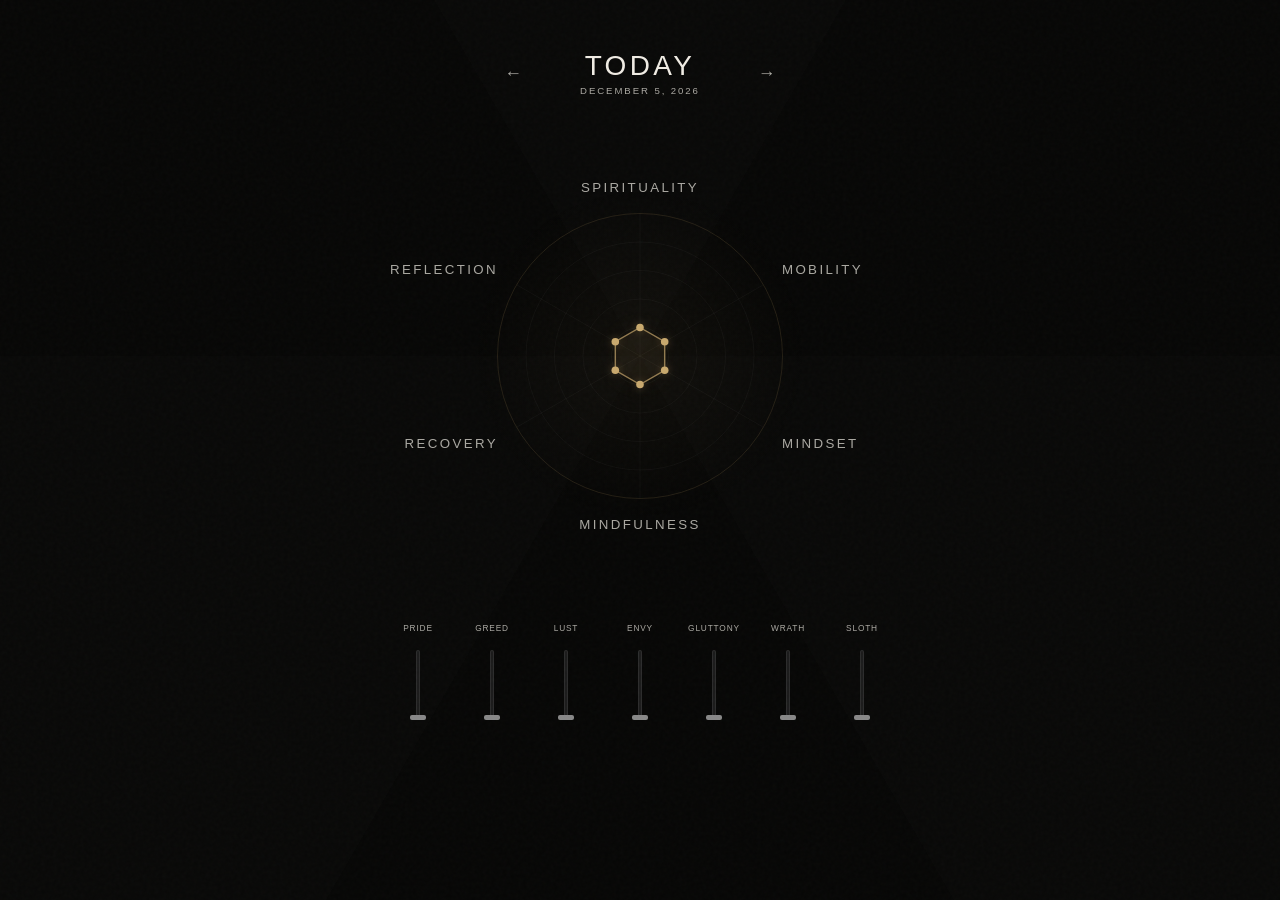
<file: index.html>
<!DOCTYPE html>
<html lang="en">
<head>
    <meta charset="UTF-8">
    <meta name="viewport" content="width=device-width, initial-scale=1.0, maximum-scale=1.0, user-scalable=no, viewport-fit=cover">
    <meta name="mobile-web-app-capable" content="yes">
    <meta name="apple-mobile-web-app-capable" content="yes">
    <meta name="apple-mobile-web-app-status-bar-style" content="black-translucent">
    <title>Self-Improvement Radar</title>
    <link rel="stylesheet" href="style.css">
    <link rel="icon" type="image/x-icon" href="favicon.png">
</head>
<body>

    <div class="app-container">
        <div class="nav-bar">
            <button id="prevDay">&larr;</button>
            <div id="date-display">
                <span id="day-name">TODAY</span>
                <small id="full-date"></small>
            </div>
            <button id="nextDay">&rarr;</button>
        </div>
        <br><br>
        <div class="chart-container">
            <svg id="radarChart" viewBox="0 0 400 400"></svg>
            <div id="stats-display"></div>
        </div>
        <div class="avoided-section">
            <br>
            <div id="sins-mixer"></div>
        </div>
    </div>

    <div id="exerciseModal" class="modal">
        <div class="modal-content exercise-modal-content">
            <div id="ex-screen-muscles" class="ex-screen">
                <h3 class="ex-title">MOBILITY</h3>
                <div id="muscle-grid" class="muscle-grid"></div>
                <div class="muscle-divider"></div>
                <div id="mobility-extras" class="muscle-grid mobility-extras"></div>
                <button class="ex-close-btn" id="closeExerciseModal">CLOSE</button>
            </div>
            <div id="ex-screen-exercises" class="ex-screen hidden">
                <h3 class="ex-title" id="ex-muscle-title">CHEST</h3>
                <div id="exercise-list" class="exercise-list"></div>
                <div class="ex-add-row">
                    <input id="newExerciseInput" type="text" placeholder="Add exercise..." class="ex-input"/>
                    <button id="addExerciseBtn" class="ex-add-btn">+</button>
                </div>
                <button class="ex-close-btn" id="closeExerciseModal2">BACK</button>
            </div>
            <div id="ex-screen-sets" class="ex-screen hidden">
                <h3 class="ex-title" id="ex-exercise-title">BENCH PRESS</h3>
                <div id="sets-list" class="sets-list"></div>
                <button class="ex-close-btn" id="closeExerciseModal3">BACK</button>
            </div>
            <div id="ex-screen-ex-notes" class="ex-screen hidden">
                <h3 class="ex-title editable-title" id="ex-notes-title">EXERCISE</h3>
                <textarea id="exNotesInput" placeholder="Notes for this exercise..." class="sp-notes-input mindset-notes"></textarea>
                <button class="ex-close-btn" id="closeExerciseModal5">BACK</button>
            </div>
            <div id="ex-screen-simple" class="ex-screen hidden">
                <h3 class="ex-title" id="ex-simple-title">YOGA</h3>
                <textarea id="exSimpleNotes" placeholder="What did you do today?" class="sp-notes-input simple-notes"></textarea>
                <button class="ex-close-btn" id="closeExerciseModal4">BACK</button>
            </div>
        </div>
    </div>

    <div id="spiritualModal" class="modal">
        <div class="modal-content exercise-modal-content">
            <div id="sp-screen-list" class="ex-screen">
                <h3 class="ex-title">SPIRITUALITY</h3>
                <div id="sp-entry-list" class="exercise-list"></div>
                <div class="ex-add-row modal-add-btn">
                    <input id="spNewEntryInput" type="text" placeholder="Add entry..." class="ex-input"/>
                    <button id="spAddEntryBtn" class="ex-add-btn">+</button>
                </div>
                <button class="ex-close-btn" id="closeSpiritualModal">CLOSE</button>
            </div>
            <div id="sp-screen-notes" class="ex-screen hidden">
                <h3 class="ex-title editable-title" id="sp-entry-title">ENTRY</h3>
                <textarea id="spNotesInput" placeholder="Notes..." class="sp-notes-input mindset-notes"></textarea>
                <button class="ex-close-btn" id="spCloseNotes">CLOSE</button>
            </div>
        </div>
    </div>

    <div id="mindfulnessModal" class="modal">
        <div class="modal-content exercise-modal-content">
            <div id="mf-screen-list" class="ex-screen">
                <h3 class="ex-title">MINDFULNESS</h3>
                <div id="mf-entry-list" class="exercise-list"></div>
                <div class="ex-add-row modal-add-btn">
                    <input id="mfNewEntryInput" type="text" placeholder="Add entry..." class="ex-input"/>
                    <button id="mfAddEntryBtn" class="ex-add-btn">+</button>
                </div>
                <button class="ex-close-btn" id="closeMindfulnessModal">CLOSE</button>
            </div>
            <div id="mf-screen-notes" class="ex-screen hidden">
                <h3 class="ex-title editable-title" id="mf-entry-title">ENTRY</h3>
                <textarea id="mfNotesInput" placeholder="Notes..." class="sp-notes-input mindset-notes"></textarea>
                <button class="ex-close-btn" id="mfCloseNotes">CLOSE</button>
            </div>
        </div>
    </div>

    <div id="recoveryModal" class="modal">
        <div class="modal-content exercise-modal-content">
            <div id="rc-screen-list" class="ex-screen">
                <h3 class="ex-title">RECOVERY</h3>
                <div id="rc-entry-list" class="exercise-list"></div>
                <div class="ex-add-row modal-add-btn">
                    <input id="rcNewEntryInput" type="text" placeholder="Add entry..." class="ex-input"/>
                    <button id="rcAddEntryBtn" class="ex-add-btn">+</button>
                </div>
                <button class="ex-close-btn" id="closeRecoveryModal">CLOSE</button>
            </div>
            <div id="rc-screen-notes" class="ex-screen hidden">
                <h3 class="ex-title editable-title" id="rc-entry-title">ENTRY</h3>
                <textarea id="rcNotesInput" placeholder="Notes..." class="sp-notes-input mindset-notes"></textarea>
                <button class="ex-close-btn" id="rcCloseNotes">CLOSE</button>
            </div>
        </div>
    </div>

    <div id="reflectionModal" class="modal">
        <div class="modal-content exercise-modal-content">
            <div id="rf-screen-list" class="ex-screen">
                <h3 class="ex-title">REFLECTION</h3>
                <div id="rf-entry-list" class="exercise-list"></div>
                <div class="ex-add-row modal-add-btn">
                    <input id="rfNewEntryInput" type="text" placeholder="Add entry..." class="ex-input"/>
                    <button id="rfAddEntryBtn" class="ex-add-btn">+</button>
                </div>
                <button class="ex-close-btn" id="closeReflectionModal">CLOSE</button>
            </div>
            <div id="rf-screen-notes" class="ex-screen hidden">
                <h3 class="ex-title editable-title" id="rf-entry-title">ENTRY</h3>
                <textarea id="rfNotesInput" placeholder="Notes..." class="sp-notes-input mindset-notes"></textarea>
                <button class="ex-close-btn" id="rfCloseNotes">CLOSE</button>
            </div>
        </div>
    </div>

    <div id="mindsetModal" class="modal">
        <div class="modal-content exercise-modal-content">
            <div id="ms-screen-type" class="ex-screen">
                <h3 class="ex-title">MINDSET</h3>
                <div class="muscle-grid mindset-type-grid">
                    <button class="muscle-btn" id="ms-btn-book" onclick="openMindsetType('book')">BOOK</button>
                    <button class="muscle-btn" id="ms-btn-video" onclick="openMindsetType('video')">VIDEO</button>
                    <button class="muscle-btn" id="ms-btn-podcast" onclick="openMindsetType('podcast')">PODCAST</button>
                    <button class="muscle-btn" id="ms-btn-conversation" onclick="openMindsetType('conversation')">CONVERSATION</button>
                </div>
                <button class="ex-close-btn" id="closeMindsetModal">CLOSE</button>
            </div>
            <div id="ms-screen-books" class="ex-screen hidden">
                <h3 class="ex-title" id="ms-type-title">BOOKS</h3>
                <div id="ms-book-list" class="exercise-list"></div>
                <div class="ex-add-row modal-add-btn">
                    <input id="newBookInput" type="text" placeholder="Add title..." class="ex-input"/>
                    <button id="addBookBtn" class="ex-add-btn">+</button>
                </div>
                <button class="ex-close-btn" id="closeMsBooks">BACK</button>
            </div>
            <div id="ms-screen-notes" class="ex-screen hidden">
                <h3 class="ex-title" id="ms-book-title">TITLE</h3>
                <textarea id="msBookNotes" placeholder="Notes..." class="sp-notes-input mindset-notes"></textarea>
                <button class="ex-close-btn" id="closeMsNotes">BACK</button>
            </div>
        </div>
    </div>

    <div id="noteModal" class="modal">
        <div class="modal-content">
            <h3 id="noteTitle">Category Note</h3>
            <textarea id="noteArea" placeholder="What did you do today?"></textarea>
            <div class="modal-actions">
                <button id="closeNoteModal">CLOSE</button>
            </div>
        </div>
    </div>

    <div id="calendarModal" class="modal">
        <div class="modal-content">
            <div class="modal-header">
                <button id="prevMonth">&larr;</button>
                <h3 id="monthYearLabel">Month Year</h3>
                <button id="nextMonth">&rarr;</button>
            </div>
            <div class="day-headers">
                <div>S</div><div>M</div><div>T</div><div>W</div><div>T</div><div>F</div><div>S</div>
            </div>
            <div id="calendarGrid" class="calendar-grid"></div>
            <button id="closeModal">CLOSE</button>
        </div>
    </div>

    <div id="avoidedModal" class="modal">
        <div class="modal-content exercise-modal-content">
            <h3 class="ex-title" id="avoidedModalTitle"></h3>
            <textarea id="avoidedNotes" class="sp-notes-input mindset-notes" placeholder="Notes..."></textarea>
            <button id="closeAvoidedModal" class="ex-close-btn">CLOSE</button>
        </div>
    </div>

    <div id="gratitudeModal" class="modal">
        <div class="modal-content exercise-modal-content">
            <h3 class="ex-title ex-title-prompt">What made you happy today?</h3>
            <div class="gratitude-fields">
                <input id="grateful1" type="text" class="ex-input full-width gratitude-input" placeholder="1."/>
                <input id="grateful2" type="text" class="ex-input full-width gratitude-input" placeholder="2."/>
                <input id="grateful3" type="text" class="ex-input full-width gratitude-input" placeholder="3."/>
                <input id="grateful4" type="text" class="ex-input full-width gratitude-input" placeholder="4."/>
                <input id="grateful5" type="text" class="ex-input full-width gratitude-input" placeholder="5."/>
            </div>
            <button id="closeGratitudeModal" class="ex-close-btn">CLOSE</button>
        </div>
    </div>

    <script src="script.js"></script>
</body>
</html>
</file>
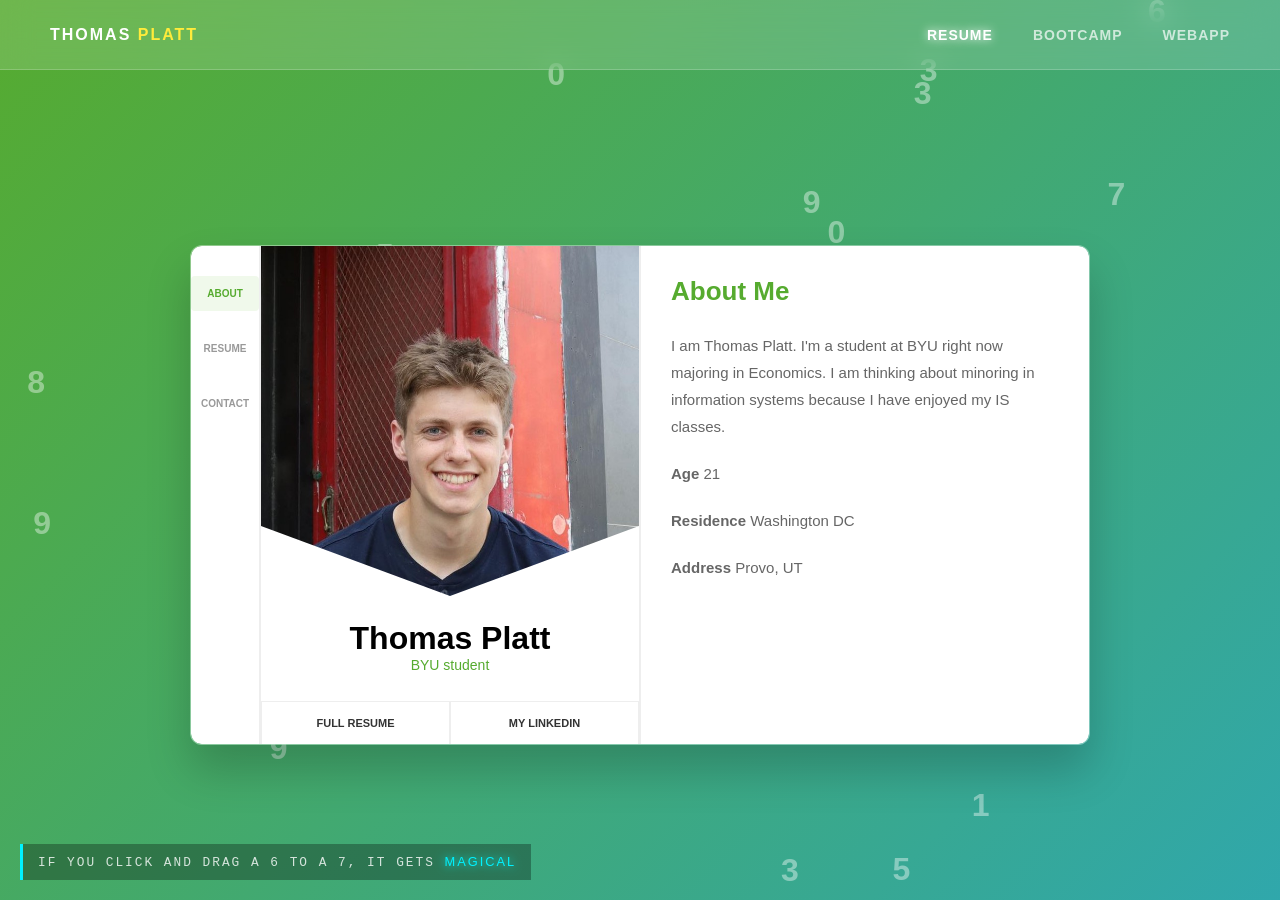
<file: Resume/index.html>
<!DOCTYPE html>
<html lang="en">
<head>
    <meta charset="UTF-8">
    <title>About Me</title>
    <link rel="stylesheet" href="style.css">
</head>
<body>
    <header class="global-header">
    <div class="logo" style="color: white; font-weight: bold;">THOMAS <span> PLATT</span></div>
    <nav class="global-nav">
        <a href="index.html" class="active-page">RESUME</a>
        <a href="../Bootstrap/index.html">BOOTCAMP</a>
        <a href="../Webapp/webapp.html">WEBAPP</a>
    </nav>
    </header>

    <div id="game-container"></div>
    <div class="background-wrapper">
        <nav class="sidebar">
            <div class="nav-item active"><a href="index.html">ABOUT</a></div>
            <div class="nav-item"><a href="resume.html">RESUME</a></div>
            <div class="nav-item"><a href="contact.html">CONTACT</a></div>
        </nav>

        <main class="profile-card">
            <div class="profile-left">
                <div class="image-container">
                    <img src="img/picofself2.jpg" alt="Profile">
                </div>
                <div class="profile-info">
                    <h1>Thomas Platt</h1>
                    <p class="role">BYU student</p>
                </div>
                <div class="profile-actions">
                    <a href="img/resume.pdf.pdf" download>FULL RESUME</a>
                    <a href="https://www.linkedin.com/in/thomas-platt-91a227396/" target="_blank" rel="noopener noreferrer">MY LINKEDIN</a>
                </div>
            </div>

            <div class="profile-right">
                <h2><span>About Me</span></h2>
                <p>I am Thomas Platt. I'm a student at BYU right now majoring in Economics. I am thinking about minoring in information systems because I have enjoyed my IS classes.</p>
                <div class="stats">
                    <p><strong>Age</strong> <span>21</span></p>
                    <p><strong>Residence</strong> <span>Washington DC</span></p>
                    <p><strong>Address</strong> <span>Provo, UT</span></p>
                </div>
            </div>
        </main>
    </div>
    <div class="game-footer-info">
        If you click and drag a 6 to a  7, it gets <span>magical</span>
    </div>

    <script src="script.js"></script>
</body>
</html>
</file>
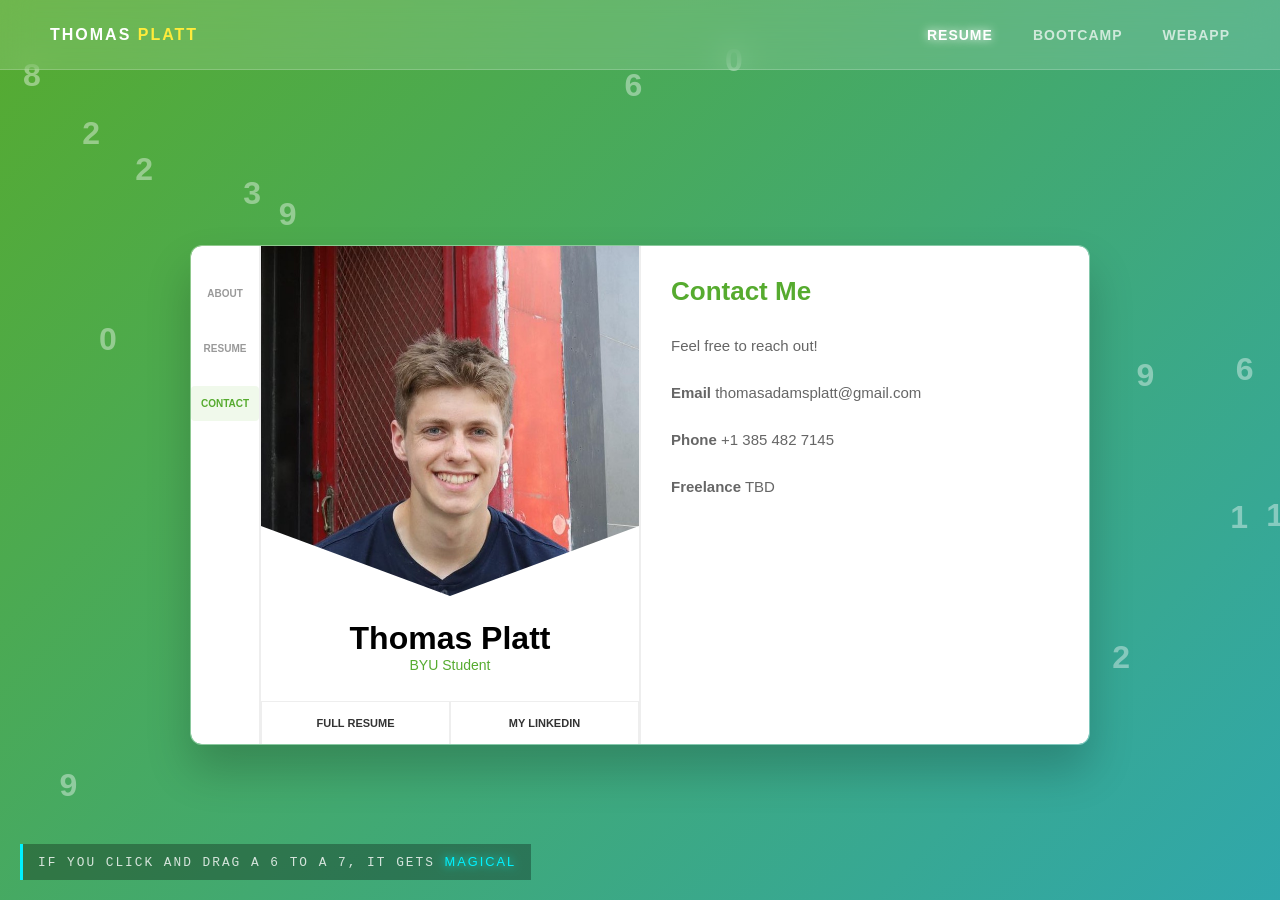
<file: Resume/contact.html>
<!DOCTYPE html>
<html lang="en">
<head>
    <meta charset="UTF-8">
    <title>Contact</title>
    <link rel="stylesheet" href="style.css">
</head>
<body>
    <header class="global-header">
    <div class="logo" style="color: white; font-weight: bold;">THOMAS <span>PLATT</span></div>
    <nav class="global-nav">
        <a href="index.html" class="active-page">RESUME</a>
        <a href="../Bootstrap/index.html">BOOTCAMP</a>
        <a href="../Webapp/webapp.html">WEBAPP</a>
    </nav>
    </header>

    <div id="game-container"></div>
    <div class="background-wrapper">
        <nav class="sidebar">
            <div class="nav-item"><a href="index.html">ABOUT</a></div>
            <div class="nav-item"><a href="resume.html">RESUME</a></div>
            <div class="nav-item active"><a href="contact.html">CONTACT</a></div>
        </nav>

        <main class="profile-card">
            <div class="profile-left">
                <div class="image-container">
                    <img src="img/picofself2.jpg" alt="Profile">
                </div>
                <div class="profile-info">
                    <h1>Thomas Platt</h1>
                    <p class="role">BYU Student</p>
                </div>
                <div class="profile-actions">
                    <a href="img/resume.pdf.pdf" download>FULL RESUME</a>
                    <a href="https://www.linkedin.com/in/thomas-platt-91a227396/" target="_blank" rel="noopener noreferrer">MY LINKEDIN</a>
                </div>
            </div>

            <div class="profile-right">
                <h2><span>Contact Me</span></h2>
                <p>Feel free to reach out!</p>
                <div class="stats">
                    <p><strong>Email</strong> <span>thomasadamsplatt@gmail.com</span></p>
                    <p><strong>Phone</strong> <span>+1 385 482 7145</span></p>
                    <p><strong>Freelance</strong> <span>TBD</span></p>
                </div>
            </div>
        </main>
    </div>
    <div class="game-footer-info">
        If you click and drag a 6 to a  7, it gets <span>magical</span>
    </div>

    <script src="script.js"></script>
</body>
</html>
</file>
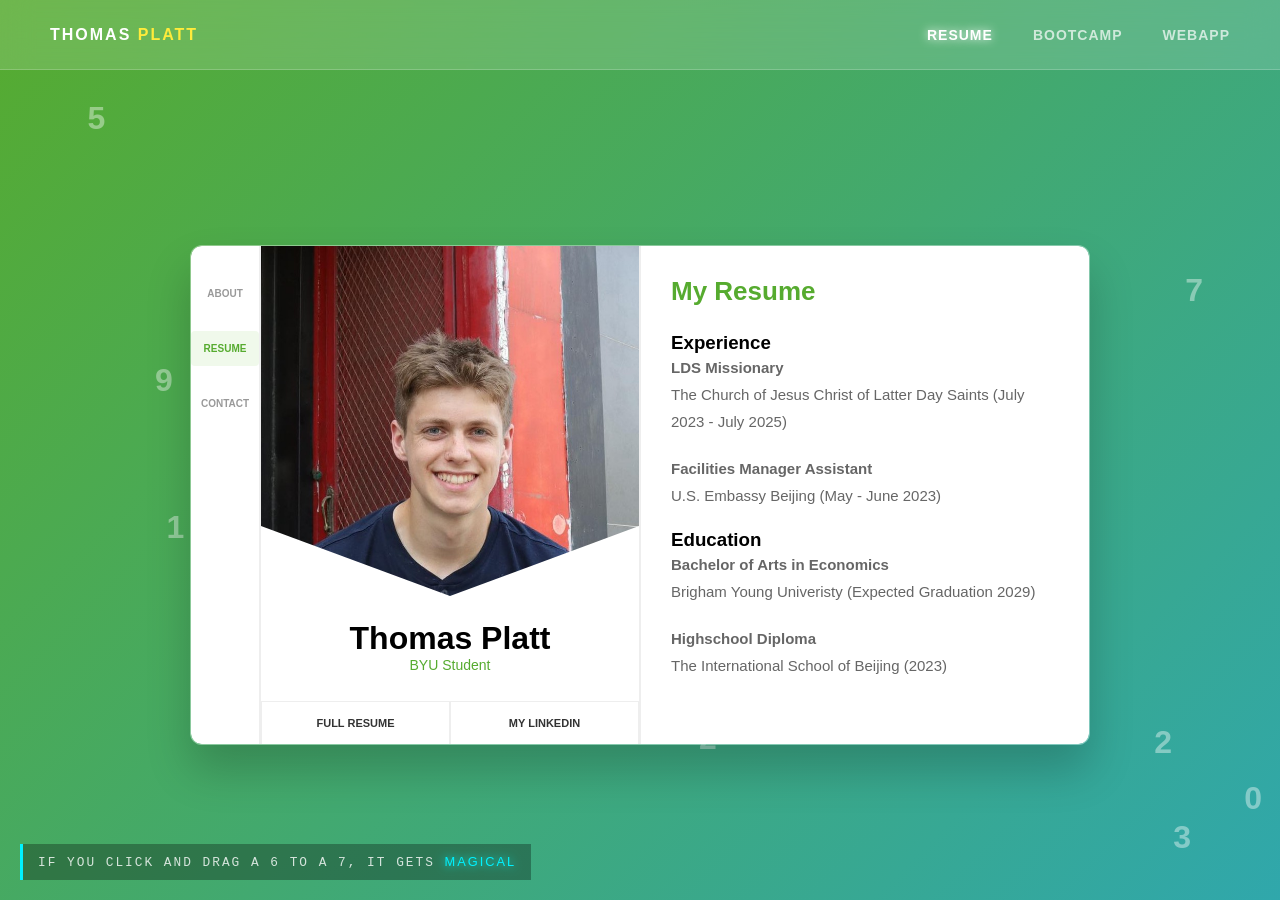
<file: Resume/resume.html>
<!DOCTYPE html>
<html lang="en">
<head>
    <meta charset="UTF-8">
    <title>Resume</title>
    <link rel="stylesheet" href="style.css">
</head>
<body>
    <header class="global-header">
    <div class="logo" style="color: white; font-weight: bold;">THOMAS <span>PLATT</span></div>
    <nav class="global-nav">
        <a href="index.html" class="active-page">RESUME</a>
        <a href="../Bootstrap/index.html">BOOTCAMP</a>
        <a href="../Webapp/webapp.html">WEBAPP</a>
    </nav>
    </header>

    <div id="game-container"></div>
    <div class="background-wrapper">
        <nav class="sidebar">
            <div class="nav-item"><a href="index.html">ABOUT</a></div>
            <div class="nav-item active"><a href="resume.html">RESUME</a></div>
            <div class="nav-item"><a href="contact.html">CONTACT</a></div>
        </nav>

        <main class="profile-card">
            <div class="profile-left">
                <div class="image-container">
                    <img src="img/picofself2.jpg" alt="Profile">
                </div>
                <div class="profile-info">
                    <h1>Thomas Platt</h1>
                    <p class="role">BYU Student</p>
                </div>
                <div class="profile-actions">
                    <a href="img/resume.pdf.pdf" download>FULL RESUME</a>
                    <a href="https://www.linkedin.com/in/thomas-platt-91a227396/" target="_blank" rel="noopener noreferrer">MY LINKEDIN</a>
                </div>
            </div>

            <div class="profile-right">
                <h2><span>My Resume</span></h2>
                <div class="resume-list">
                    <div class="resume-item">
                        <h3>Experience</h3>
                        <p><strong>LDS Missionary</strong><br>The Church of Jesus Christ of Latter Day Saints (July 2023 - July 2025)</p>
                        <p><strong>Facilities Manager Assistant</strong><br>U.S. Embassy Beijing (May - June 2023)</p>
                    </div>
                    <div class="resume-item">
                        <h3>Education</h3>
                        <p><strong>Bachelor of Arts in Economics</strong><br>Brigham Young Univeristy (Expected Graduation 2029)</p>
                        <p><strong>Highschool Diploma</strong><br>The International School of Beijing (2023)</p>
                    </div>
                </div>
            </div>
        </main>
    </div>
    <div class="game-footer-info">
        If you click and drag a 6 to a  7, it gets <span>magical</span>
    </div>

    <script src="script.js"></script>
</body>
</html>
</file>
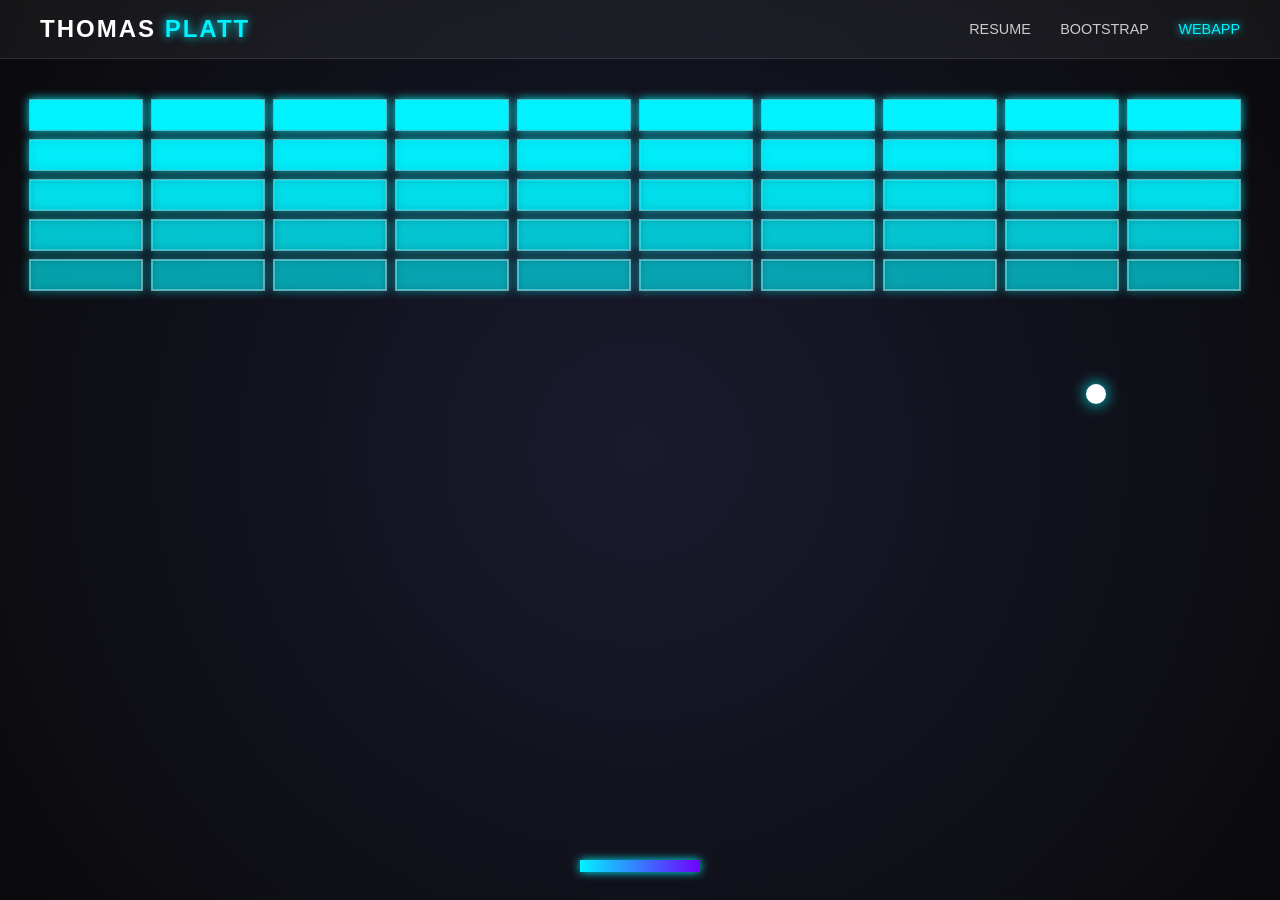
<file: Webapp/webapp.html>
<!DOCTYPE html>
<html lang="en">
<head>
    <meta charset="UTF-8">
    <title>Webapp</title> <link rel="stylesheet" href="style2.css">
</head>
<body>
    <header class="global-header">
        <div class="logo">THOMAS <span>PLATT</span></div>
        <nav class="global-nav">
            <a href="../Resume/index.html">Resume</a>
            <a href="../Bootstrap/index.html">Bootstrap</a> 
            <a href="webapp.html" class="active-page">WEBAPP</a>
        </nav>
    </header>

    <div id="game-container2"></div>

    <script src="game.js"></script>
</body>
</html>
</file>
<file: style.css>
:root {
    --bg:            #080808;
    --surface:       #0e0e0e;
    --surface-2:     #141414;
    --surface-3:     #1c1c1c;
    --border:        rgba(255,255,255,0.07);
    --border-bright: rgba(255,255,255,0.18);
    --gold:          #c9a96e;
    --gold-dim:      rgba(201,169,110,0.25);
    --gold-glow:     rgba(201,169,110,0.08);
    --green:         #3ddc84;
    --green-dim:     rgba(61,220,132,0.15);
    --green-glow:    rgba(61,220,132,0.08);
    --red:           #e05252;
    --red-dim:       rgba(224,82,82,0.12);
    --text:          #f0ece4;
    --text-muted:    rgba(240,236,228,0.70);
    --text-faint:    rgba(240,236,228,0.42);
    --poly-fill:     rgba(201,169,110,0.06);
    --poly-stroke:   rgba(201,169,110,0.7);
    --radius-sm:     8px;
    --radius-md:     14px;
    --radius-lg:     22px;
    --radius-xl:     28px;
    --font-display:  -apple-system, BlinkMacSystemFont, "SF Pro Display", "SF Pro", "Helvetica Neue", Arial, sans-serif;
    --font-mono:     -apple-system, BlinkMacSystemFont, "SF Pro Text", "SF Pro", "Helvetica Neue", Arial, sans-serif;
    --transition:    0.22s cubic-bezier(0.4,0,0.2,1);
}

*, *::before, *::after {
    box-sizing: border-box;
    margin: 0;
    padding: 0;
    /* Kill the blue tap-highlight overlay on iOS/Android Chrome. */
    -webkit-tap-highlight-color: transparent;
}

/* Disable text selection everywhere by default. Text fields opt back in
   below so the user can still edit notes and entries. */
html, body {
    user-select: none;
    -webkit-user-select: none;
    -webkit-touch-callout: none; /* no long-press menu on iOS */
}

input[type="text"],
input:not([type]),
textarea {
    user-select: text;
    -webkit-user-select: text;
    -webkit-touch-callout: default;
}

html { height: 100%; }

body {
    min-height: 100%;
    height: 100vh;
    overflow: hidden;
    background-color: var(--bg);
    color: var(--text);
    font-family: var(--font-mono);
    -webkit-font-smoothing: antialiased;
    -moz-osx-font-smoothing: grayscale;
    text-rendering: optimizeLegibility;
    display: flex;
    justify-content: center;
    padding: 52px 24px;
    position: relative;
}

body::before {
    content: '';
    position: fixed;
    inset: 0;
    background-image: url("data:image/svg+xml,%3Csvg viewBox='0 0 256 256' xmlns='http://www.w3.org/2000/svg'%3E%3Cfilter id='noise'%3E%3CfeTurbulence type='fractalNoise' baseFrequency='0.9' numOctaves='4' stitchTiles='stitch'/%3E%3C/filter%3E%3Crect width='100%25' height='100%25' filter='url(%23noise)' opacity='1'/%3E%3C/svg%3E");
    opacity: 0.025;
    pointer-events: none;
    z-index: 9999;
}

.app-container {
    width: 100%;
    max-width: 540px;
    position: relative;
    z-index: 1;
    display: flex;
    flex-direction: column;
    align-items: center;
}

.nav-bar {
    display: flex;
    justify-content: center;
    align-items: center;
    margin-bottom: 8px;
    gap: 0;
    width: 100%;
    padding-bottom: 50;
}

.nav-bar button {
    background: none;
    border: none;
    border-radius: 50px;
    color: var(--text-muted);
    padding: 6px 18px 8px;
    font-size: 1.1rem;
    font-weight: 400;
    font-family: var(--font-mono);
    display: flex;
    align-items: center;
    justify-content: center;
    line-height: 1;
    cursor: pointer;
    transition: color var(--transition);
}

.nav-bar button:hover {
    background: none;
    border-color: transparent;
    color: var(--gold);
}

#date-display {
    width: 200px;
    text-align: center;
    flex-shrink: 0;
}

#day-name {
    display: block;
    font-family: var(--font-display);
    font-size: 1.75rem;
    font-weight: 400;
    letter-spacing: 0.12em;
    color: var(--text);
    line-height: 1;
}

#full-date {
    font-family: var(--font-mono);
    font-size: 0.6rem;
    letter-spacing: 0.2em;
    color: var(--text-muted);
    cursor: pointer;
    transition: color var(--transition);
    text-transform: uppercase;
}

#full-date:hover { color: var(--gold); }

.chart-container {
    background: transparent;
    padding: 1.5rem 2rem 1rem;
    text-align: center;
    user-select: none;
    -webkit-user-select: none;
    position: relative;
    width: 100%;
}

.chart-container::before {
    content: '';
    position: absolute;
    top: 50%;
    left: 50%;
    transform: translate(-50%, -50%);
    width: 340px;
    height: 340px;
    background: radial-gradient(ellipse at center, rgba(201,169,110,0.05) 0%, transparent 70%);
    pointer-events: none;
    border-radius: 50%;
}

svg {
    width: 100%;
    max-width: 380px;
    overflow: visible;
    filter: drop-shadow(0 0 40px rgba(201,169,110,0.04));
    touch-action: none;
}

.polygon-fill {
    fill: var(--poly-fill);
    stroke: var(--poly-stroke);
    stroke-width: 1.5;
    filter: drop-shadow(0 0 12px rgba(201,169,110,0.2));
}

.grid-line {
    stroke: rgba(255,255,255,0.055);
    stroke-width: 0.75;
}

.axis-label {
    font-size: 14px;
    fill: rgba(240,236,228,0.70);
    font-family: var(--font-mono);
    font-weight: 400;
    letter-spacing: 0.18em;
    cursor: pointer;
    pointer-events: all !important;
    transition: all 0.2s ease;
    text-transform: uppercase;
}

.axis-label:hover { fill: #f0ece4; }

.axis-label.has-note {
    fill: var(--green);
    font-weight: 500;
    filter: drop-shadow(0 0 6px rgba(61,220,132,0.5));
}

.handle {
    fill: var(--gold);
    pointer-events: none;
    transition: filter 0.25s ease;
}

.handle:active { cursor: grabbing; }

.handle-hitbox {
    fill: transparent;
    cursor: grab;
    pointer-events: all;
}

.handle-hitbox:active { cursor: grabbing; }

.value-label {
    fill: rgba(201,169,110,0.85);
    font-size: 9px;
    font-family: var(--font-mono);
    font-weight: 500;
    pointer-events: none;
    letter-spacing: 0.05em;
}

#stats-display { display: none; }

.avoided-section {
    margin-top: 40px;
    padding: 0 8px;
    text-align: center; /*here*/
    width: 100%;
}

.avoided-section h3 {
    font-family: var(--font-mono);
    font-size: 0.55rem;
    letter-spacing: 0.25em;
    color: var(--text-faint);
    margin-bottom: 12px;
    text-transform: uppercase;
}

#sins-mixer {
    display: flex;
    justify-content: center;
    align-items: flex-end;
    gap: 22px;
    margin: 0 auto;
    width: max-content;
    max-width: 100%;
    padding: 0 4px;
    touch-action: none;
    user-select: none;
    -webkit-user-select: none;
    cursor: grab;
}

#sins-mixer:active {
    cursor: grabbing;
}

/* Mode is communicated by the slider labels themselves — no separate
   indicator needed. Switch modes by swiping left/right on the row. */

.sin-slot {
    display: flex;
    flex-direction: column;
    align-items: center;
    gap: 8px;
    flex: 0 0 auto;
    width: 52px;
}

.sin-label {
    font-family: var(--font-mono);
    font-size: 0.52rem;
    letter-spacing: 0.1em;
    color: var(--text-muted);
    text-transform: uppercase;
    cursor: pointer;
    transition: color var(--transition);
    text-align: center;
    line-height: 1.2;
    min-height: 1.2em;
    user-select: none;
    -webkit-user-select: none;
    white-space: nowrap;
}

.sin-label:hover { color: var(--text); }
.sin-label.has-note {
    color: var(--text);
    text-decoration: underline;
    text-decoration-thickness: 1px;
    text-underline-offset: 3px;
}

/* Vertical mixer fader — fully custom (no <input type=range>).
   Pointer events on the wrap drive the value, eliminating browser-specific
   quirks of rotating native sliders. */
.sin-slider-wrap {
    position: relative;
    width: 22px;
    height: 84px;
    cursor: pointer;
    touch-action: none;
    user-select: none;
    -webkit-user-select: none;
}

/* The visible track behind the thumb — a thin rectangular channel.
   Inset matches the thumb's half-height so the fill aligns with the thumb. */
.sin-slider-track {
    position: absolute;
    top: 8px;
    bottom: 8px;
    left: 50%;
    transform: translateX(-50%);
    width: 4px;
    background: var(--surface-3);
    border: 1px solid var(--border);
    border-radius: 2px;
    pointer-events: none;
    overflow: hidden;
}

/* Fill grows from bottom up. No transition — must follow drag instantly. */
.sin-slider-fill {
    position: absolute;
    bottom: 0;
    left: 0;
    right: 0;
    background: rgba(240,236,228,0.35);
    border-radius: 1px;
    pointer-events: none;
}
.sin-slider-track.has-value .sin-slider-fill {
    background: rgba(240,236,228,0.65);
}

/* The thumb — rectangular fader cap, perfectly centered horizontally.
   Vertical position is set inline by JS based on the value (0–10). */
.sin-slider-thumb {
    position: absolute;
    left: 50%;
    transform: translateX(-50%);
    width: 16px;
    height: 5px;
    background: #888;
    border: none;
    border-radius: 2px;
    box-shadow: none;
    pointer-events: none;
    transition: background 0.15s ease;
}
.sin-slider-thumb.has-value {
    background: var(--text);
}

.sin-value {
    font-family: var(--font-mono);
    font-size: 0.62rem;
    color: var(--text-faint);
    letter-spacing: 0.1em;
    height: 1em;
    line-height: 1em;
    transition: color var(--transition);
}
.sin-value.has-value { color: var(--text); }


@media (max-width: 480px) {
    #sins-mixer { gap: 10px; padding: 0 2px; }
    .sin-slot { width: 36px; gap: 6px; }
    /* Allow wrapping on mobile because virtue names ("Knowledge", "Integrity",
       "Patience"…) overflow the 36px slot. height:auto + line-height:1.1
       keeps the row aligned even when one label wraps to two lines. */
    .sin-label {
        font-size: 0.42rem;
        letter-spacing: 0.06em;
        white-space: normal;
        line-height: 1.15;
        height: auto;
        min-height: 1.15em;
        word-break: break-word;
    }
    .sin-slider-wrap { width: 20px; height: 80px; }
}

button {
    background: transparent;
    border: 1px solid var(--border);
    color: var(--text);
    padding: 10px 15px;
    cursor: pointer;
    border-radius: var(--radius-sm);
    font-family: var(--font-mono);
    transition: all var(--transition);
}

button:hover {
    background: var(--surface-3);
    border-color: var(--border-bright);
}

.modal {
    display: none;
    position: fixed;
    top: 0; left: 0;
    width: 100%; height: 100%;
    background: rgba(0,0,0,0.75);
    backdrop-filter: blur(8px);
    -webkit-backdrop-filter: blur(8px);
    z-index: 1000;
    justify-content: center;
    align-items: center;
    padding: 20px;
}

.modal-content {
    background: var(--surface);
    border: 1px solid var(--border);
    border-radius: var(--radius-xl);
    width: 100%;
    max-width: 480px;
    max-height: calc(100vh - 40px);
    overflow-y: auto;
    text-align: center;
    animation: fadeScale 0.24s cubic-bezier(0.16,1,0.3,1);
    box-shadow: 0 32px 80px rgba(0,0,0,0.7), 0 0 0 1px var(--border-bright);
    scrollbar-width: none;
}

.modal-content::-webkit-scrollbar { display: none; }

@keyframes fadeScale {
    from { transform: scale(0.96); opacity: 0; }
    to   { transform: scale(1);    opacity: 1; }
}

#calendarModal .modal-content {
    padding: 15px 20px 10px;
    max-width: 360px;
    overflow: hidden;
    touch-action: none;
}

#noteModal .modal-content {
    padding: 28px 24px 28px;
    max-width: 480px;
}



.modal-header {
    display: flex;
    justify-content: space-between;
    align-items: center;
    margin-bottom: 20px;
}

.modal-header button {
    background: none;
    border: none;
    color: var(--text-muted);
    font-size: 0.9rem;
    padding: 4px 8px;
}

.modal-header button:hover {
    color: var(--gold);
    background: none;
}

.day-headers {
    display: grid;
    grid-template-columns: repeat(7, 1fr);
    gap: 6px;
    margin-bottom: 8px;
    color: var(--text-faint);
    font-family: var(--font-mono);
    font-size: 0.55rem;
    font-weight: 500;
    letter-spacing: 0.1em;
    text-align: center;
    text-transform: uppercase;
}

.day-headers div {
    padding-bottom: 8px;
    border-bottom: 1px solid var(--border);
}

#closeModal {
    margin-top: 12px;
}

.calendar-grid {
    display: grid;
    grid-template-columns: repeat(7, 1fr);
    gap: 5px;
    margin-bottom: 12px;
}

.day-box {
    aspect-ratio: 1;
    background: var(--surface-2);
    border: 1px solid var(--border);
    display: flex;
    align-items: center;
    justify-content: center;
    font-family: var(--font-mono);
    font-size: 0.7rem;
    cursor: pointer;
    border-radius: var(--radius-sm);
    transition: all var(--transition);
    color: var(--text-muted);
}

.day-box:hover {
    background: var(--surface-3);
    border-color: var(--border-bright);
    color: var(--text);
}

.day-box.today {
    background: var(--gold-dim);
    border-color: var(--gold);
}

.day-box.current {
    border-color: var(--gold);
    color: var(--gold);
    font-weight: 500;
    box-shadow: 0 0 12px var(--gold-glow);
}

.day-box.other-month {
    color: var(--text-faint);
    background: transparent;
    border-color: var(--border);
    cursor: default;
}

.day-box.empty { background: transparent; border: none; cursor: default; }

#noteTitle {
    font-family: var(--font-display);
    font-size: 0.78rem;
    font-weight: 500;
    letter-spacing: 0.22em;
    text-transform: uppercase;
    color: var(--text);
    margin-bottom: 20px;
}

#noteArea {
    width: 100%;
    height: 180px;
    background: var(--surface-2);
    border: 1px solid var(--border);
    color: var(--text);
    padding: 14px;
    border-radius: var(--radius-md);
    font-family: var(--font-mono);
    font-size: 0.85rem;
    line-height: 1.7;
    resize: none;
    margin-bottom: 14px;
    transition: border-color var(--transition);
    outline: none;
}

#noteArea:focus {
    border-color: var(--gold-dim);
    box-shadow: 0 0 0 3px var(--gold-glow);
}

#saveNote {
    background: var(--gold);
    color: #0a0a0a;
    width: 100%;
    padding: 11px;
    font-family: var(--font-mono);
    font-size: 0.68rem;
    font-weight: 500;
    letter-spacing: 0.18em;
    text-transform: uppercase;
    border: none;
    border-radius: var(--radius-md);
    cursor: pointer;
    transition: all var(--transition);
}

#saveNote:hover {
    background: #d4b07a;
    transform: translateY(-1px);
    box-shadow: 0 6px 20px rgba(201,169,110,0.25);
}

#closeModal,
#closeNoteModal {
    background: none;
    border: none;
    color: var(--text-faint);
    letter-spacing: 0.15em;
    font-family: var(--font-mono);
    font-size: 0.65rem;
    text-transform: uppercase;
    cursor: pointer;
    width: auto;
    transition: color var(--transition);
    margin-top: 10px;
    display: inline-block;
    padding: 6px 12px;
}

#closeModal:hover,
#closeNoteModal:hover {
    color: var(--text);
    background: none;
}

#monthYearLabel {
    font-family: var(--font-display);
    font-size: 0.95rem;
    font-weight: 500;
    letter-spacing: 0.02em;
    color: var(--text);
}

.exercise-modal-content {
    max-width: 480px;
    padding: 15px 22px 10px;
    scrollbar-width: none;
}

.exercise-modal-content::-webkit-scrollbar { display: none; }

.ex-screen { width: 100%; }

.hidden { display: none; }

.ex-title {
    font-family: var(--font-display);
    margin: 0 0 18px 0;
    font-size: 0.78rem;
    font-weight: 500;
    letter-spacing: 0.22em;
    text-transform: uppercase;
    color: var(--text);
    text-align: center;
}

/* Sentence-style title — for conversational prompts like "What made you happy today?"
   Uses a refined weight and size that pairs with the uppercase section titles. */
.ex-title-prompt {
    font-family: var(--font-display);
    margin: 4px 0 22px 0;
    font-size: 1.1rem;
    font-weight: 500;
    letter-spacing: -0.01em;
    color: var(--text);
    text-align: center;
    text-transform: none;
}

.ex-subtitle {
    color: var(--text-faint);
    font-size: 0.58rem;
    letter-spacing: 0.2em;
    text-align: center;
    text-transform: uppercase;
    margin: 0 0 24px 0;
}

.ex-nav {
    display: flex;
    align-items: center;
    justify-content: center;
    position: relative;
    padding: 10px 0;
    margin-bottom: 16px;
}

.ex-nav .ex-title {
    margin: 0;
}

.ex-back-btn {
    position: absolute;
    left: 0;
    top: 50%;
    transform: translateY(-50%);
    background: none;
    border: none;
    color: var(--text-faint);
    font-family: var(--font-mono);
    font-size: 0.58rem;
    letter-spacing: 0.15em;
    text-transform: uppercase;
    cursor: pointer;
    padding: 4px 0;
    transition: color var(--transition);
}

.ex-back-btn:hover { color: var(--gold); background: none; }

.muscle-grid {
    display: grid;
    grid-template-columns: repeat(2, 1fr);
    gap: 8px;
    margin-bottom: 14px;
}

.mobility-extras { margin-top: 8px; }
.mindset-type-grid { margin-bottom: 12px; }

.muscle-btn {
    background: var(--surface-2);
    border: 1px solid var(--border);
    color: var(--text-muted);
    padding: 13px 10px;
    font-family: var(--font-mono);
    font-size: 0.68rem;
    letter-spacing: 0.15em;
    border-radius: var(--radius-md);
    cursor: pointer;
    transition: all var(--transition);
    text-transform: uppercase;
}

.muscle-btn:hover {
    border-color: var(--gold-dim);
    background: var(--surface-3);
    color: var(--text);
}

.muscle-btn.has-data {
    border-color: rgba(61,220,132,0.35);
    color: var(--green);
    background: var(--green-dim);
}

.muscle-divider {
    width: 100%;
    height: 1px;
    background: var(--border);
    margin: 0 0 20px 0;
}

.exercise-list {
    display: flex;
    flex-direction: column;
    gap: 5px;
    margin-bottom: 12px;
    max-height: 220px;
    overflow-y: auto;
    scrollbar-width: thin;
    scrollbar-color: var(--border) transparent;
}

.exercise-row {
    display: flex;
    align-items: center;
    justify-content: space-between;
    background: var(--surface-2);
    border: 1px solid var(--border);
    border-radius: var(--radius-sm);
    padding: 10px 14px;
    cursor: pointer;
    transition: all var(--transition);
}

.exercise-row:hover {
    border-color: var(--border-bright);
    background: var(--surface-3);
}

.exercise-row.has-data { border-color: rgba(61,220,132,0.3); }

/* ─── Drag-to-reorder states ─────────────────────────────────────── */
.exercise-row {
    touch-action: pan-y; /* allow vertical scrolling but we'll override on long-press */
    user-select: none;
    -webkit-user-select: none;
}

/* While being dragged: lift visually with a shadow + gold border, but DON'T
   scale (scaling makes the row wider than its container and triggers a
   horizontal scrollbar on narrow screens). */
.exercise-row.dragging {
    opacity: 0.95;
    box-shadow: 0 10px 24px rgba(0,0,0,0.55);
    border-color: var(--gold-dim);
    background: var(--surface-3);
    z-index: 10;
    position: relative;
    cursor: grabbing;
    transition: none !important; /* no transition on the row that follows the pointer */
    will-change: transform;
}

/* Slight pulse while waiting for the long-press timer to fire on mobile */
.exercise-row.long-pressing {
    background: var(--surface-3);
    border-color: var(--border-bright);
}

/* Keep the list from showing a horizontal scrollbar while dragging */
.exercise-list {
    overflow-x: hidden;
}

.exercise-row-name {
    font-family: var(--font-mono);
    font-size: 0.8rem;
    letter-spacing: 0.1em;
    color: var(--text-muted);
    text-transform: uppercase;
    flex: 1;
    text-align: left;
    transition: color var(--transition);
    white-space: nowrap;
    overflow: hidden;
    text-overflow: ellipsis;
    min-width: 0;
}

.exercise-row:hover .exercise-row-name { color: var(--text); }
.exercise-row.has-data .exercise-row-name { color: var(--green); }

.exercise-row-meta { display: none; }

.exercise-delete-btn {
    background: none;
    border: none;
    color: var(--text-faint);
    font-size: 1rem;
    cursor: pointer;
    padding: 12px 4px 12px 16px;
    margin: -12px 0;
    line-height: 1;
    transition: color var(--transition);
}

.exercise-delete-btn:hover { color: var(--red); background: none; }
.exercise-delete-btn.confirming { color: var(--gold); font-weight: bold; }

.ex-add-row {
    display: flex;
    gap: 8px;
    margin-bottom: 18px;
}

.ex-input {
    flex: 1;
    background: var(--surface-2);
    border: 1px solid var(--border);
    color: var(--text);
    padding: 11px 14px;
    border-radius: var(--radius-sm);
    font-family: var(--font-mono);
    font-size: 0.8rem;
    outline: none;
    transition: all var(--transition);
    letter-spacing: 0.05em;
}

.ex-input:focus {
    border-color: var(--gold-dim);
    box-shadow: 0 0 0 3px var(--gold-glow);
}

.ex-input::placeholder { color: var(--text-faint); }

.full-width { width: 100%; }
.modal-input { margin-bottom: 12px; }

.ex-add-btn {
    background: var(--gold);
    color: #0a0a0a;
    border: none;
    border-radius: var(--radius-sm);
    width: 42px;
    font-size: 1.2rem;
    font-weight: 500;
    cursor: pointer;
    transition: all var(--transition);
    display: flex;
    align-items: center;
    justify-content: center;
    padding: 0;
    flex-shrink: 0;
}

.ex-add-btn:hover {
    background: #d4b07a;
    transform: scale(1.04);
}

.sets-list {
    display: flex;
    flex-direction: column;
    gap: 10px;
    margin-bottom: 15px;
    margin-top: -10px;
}

.set-row {
    display: flex;
    align-items: center;
    gap: 10px;
}

.sets-list .set-row:first-child {
    margin-bottom: -12px;
}

.set-label {
    font-family: var(--font-mono);
    font-size: 0.58rem;
    letter-spacing: 0.2em;
    color: var(--text-faint);
    width: 50px;
    flex-shrink: 0;
    white-space: nowrap;
    text-transform: uppercase;
}

.set-input-group {
    display: flex;
    align-items: center;
    gap: 6px;
    flex: 1;
}

.set-input::-webkit-outer-spin-button,
.set-input::-webkit-inner-spin-button { -webkit-appearance: none; margin: 0; }
.set-input[type=number] { -moz-appearance: textfield; }

.set-input {
    width: 80px;
    flex: none;
    background: var(--surface-2);
    border: 1px solid var(--border);
    color: var(--text);
    padding: 10px 6px;
    border-radius: var(--radius-sm);
    font-family: var(--font-mono);
    font-weight: 400;
    letter-spacing: 0.05em;
    font-size: 0.95rem;
    text-align: center;
    outline: none;
    transition: all var(--transition);
}

/* Smaller inputs on mobile so three steppers + an input still fit comfortably */
@media (max-width: 640px) {
    .set-input {
        width: 38px;
        font-size: 0.75rem;
        padding: 7px 2px;
    }
    .set-stepper {
        width: 26px;
        height: 32px;
        font-size: 0.9rem;
    }
    .set-input-group {
        gap: 4px;
    }
    /* Pull "SET 1/2/3" labels closer to the inputs by shrinking their
       reserved width and the row gap. Frees up horizontal space for the
       weight/rep group on narrow phones. */
    .set-label {
        width: 32px;
        font-size: 0.5rem;
        letter-spacing: 0.12em;
    }
    .set-row {
        gap: 6px;
    }
}

.set-input:focus {
    border-color: var(--gold-dim);
    box-shadow: 0 0 0 3px var(--gold-glow);
}

.set-input::placeholder { color: var(--text-faint); font-size: 0.65rem; }

.set-col-label {
    font-size: 0.68rem;
    letter-spacing: 0.18em;
    color: var(--text-faint);
    width: 80px;
    flex: none;
    text-align: center;
    text-transform: uppercase;
    font-family: var(--font-mono);
    font-weight: 400;
}

@media (max-width: 640px) {
    .set-col-label {
        font-size: 0.55rem;
        letter-spacing: 0.15em;
        width: 38px;
    }
}

.set-stepper {
    background: var(--surface-3);
    border: 1px solid var(--border);
    color: var(--text-muted);
    width: 30px;
    height: 36px;
    border-radius: 6px;
    font-size: 1rem;
    cursor: pointer;
    display: flex;
    align-items: center;
    justify-content: center;
    flex-shrink: 0;
    transition: all var(--transition);
    padding: 0;
    line-height: 1;
    font-family: var(--font-mono);
}

.set-stepper:hover {
    background: var(--surface-3);
    border-color: var(--gold-dim);
    color: var(--gold);
}

.set-divider {
    color: var(--text-faint);
    font-size: 0.7rem;
    flex-shrink: 0;
}

.ex-save-btn {
    background: var(--gold);
    color: #0a0a0a;
    width: 100%;
    padding: 11px;
    font-family: var(--font-mono);
    font-weight: 500;
    font-size: 0.68rem;
    letter-spacing: 0.18em;
    text-transform: uppercase;
    border: none;
    border-radius: var(--radius-md);
    cursor: pointer;
    transition: all var(--transition);
    margin-bottom: 10px;
}

.ex-save-btn:hover {
    background: #d4b07a;
    transform: translateY(-1px);
    box-shadow: 0 6px 20px rgba(201,169,110,0.2);
}

.modal-add-btn { margin-top: 8px; }

.ex-close-btn {
    background: none;
    border: none;
    color: var(--text-faint);
    letter-spacing: 0.15em;
    font-family: var(--font-mono);
    font-size: 0.65rem;
    text-transform: uppercase;
    cursor: pointer;
    width: 100%;
    transition: color var(--transition);
    display: block;
    text-align: center;
    padding: 6px;
}

.ex-close-btn:hover { color: var(--text); background: none; }

.sp-notes-input {
    width: 100%;
    height: 160px;
    background: var(--surface-2);
    border: 1px solid var(--border);
    color: var(--text);
    padding: 12px 14px;
    border-radius: var(--radius-md);
    font-family: var(--font-mono);
    font-size: 0.82rem;
    line-height: 1.7;
    resize: none;
    outline: none;
    margin-bottom: 12px;
    transition: all var(--transition);
    letter-spacing: 0.02em;
}

.sp-notes-input:focus {
    border-color: var(--gold-dim);
    box-shadow: 0 0 0 3px var(--gold-glow);
}

.sp-notes-input::placeholder { color: var(--text-faint); }

.simple-notes { height: 180px; }
.mindset-notes { height: 200px; }

.sp-entry-row {
    display: flex;
    align-items: center;
    justify-content: space-between;
    background: var(--surface-2);
    border: 1px solid var(--border);
    border-radius: var(--radius-sm);
    padding: 10px 14px;
    cursor: pointer;
    transition: all var(--transition);
}

.sp-entry-row:hover {
    border-color: var(--border-bright);
    background: var(--surface-3);
}

.entry-wrapper {
    display: grid;
    grid-template-rows: 1fr;
    transition: grid-template-rows 0.4s ease, opacity 0.35s ease;
}

.entry-wrapper.entry-collapsing {
    grid-template-rows: 0fr;
    opacity: 0;
    pointer-events: none;
}

.entry-inner {
    overflow: hidden;
    min-height: 0;
    display: flex;
    flex-direction: column;
}

.entry-rename-input {
    font-family: var(--font-mono);
    font-size: 0.8rem;
    letter-spacing: 0.05em;
    color: var(--text);
    background: transparent;
    border: none;
    border-bottom: 1px solid var(--gold-dim);
    outline: none;
    flex: 1;
    min-width: 0;
    padding: 0;
}

.sp-entry-row.open {
    border-radius: var(--radius-sm) var(--radius-sm) 0 0;
    border-bottom-color: transparent;
}

.inline-notes-panel {
    background: var(--surface-2);
    border: 1px solid var(--border);
    border-top: none;
    border-radius: 0 0 var(--radius-sm) var(--radius-sm);
    padding: 0 10px;
    max-height: 0;
    opacity: 0;
    overflow: hidden;
    display: flex;
    flex-direction: column;
    gap: 8px;
    transition: max-height 0.35s ease, opacity 0.25s ease, padding 0.3s ease;
}

.inline-notes-panel.open {
    max-height: 260px;
    opacity: 1;
    padding: 10px;
}

.inline-notes-panel textarea {
    height: 80px;
    resize: none;
}

.sp-entry-topic {
    font-family: var(--font-mono);
    font-size: 0.8rem;
    letter-spacing: 0.05em;
    color: var(--green);
    flex: 1;
    text-align: left;
    white-space: nowrap;
    overflow: hidden;
    text-overflow: ellipsis;
    min-width: 0;
    transition: color var(--transition);
}

.sp-entry-row:hover .sp-entry-topic { color: var(--text); }

.avoided-fields {
    width: 100%;
    margin-top: 12px;
}

.field-label {
    font-family: var(--font-mono);
    font-size: 0.62rem;
    letter-spacing: 0.18em;
    color: var(--text-faint);
    margin-bottom: 8px;
    text-align: left;
    text-transform: uppercase;
}

.field-label-gap { margin-top: 16px; }

.avoided-textarea { height: 90px; }
.avoided-textarea-single { height: 200px; }
.avoided-save-btn { margin-top: 16px; }

.gratitude-fields {
    width: 100%;
    margin-top: 12px;
}

.gratitude-input { margin-bottom: 8px; }
.gratitude-save-btn { margin-top: 16px; }

h1 {
    font-family: var(--font-display);
    letter-spacing: 0.15em;
    font-weight: 400;
    margin-bottom: 0;
}

p {
    color: var(--text-faint);
    font-size: 0.75rem;
    margin-bottom: 2rem;
    letter-spacing: 0.05em;
}

.empty-state {
    color: var(--text-faint);
    font-family: var(--font-mono);
    font-size: 0.65rem;
    letter-spacing: 0.12em;
    text-align: center;
    padding: 24px 0;
    text-transform: uppercase;
}

#day-name {
    transition: color var(--transition), text-shadow var(--transition);
}

#day-name:hover {
    color: #fff;
    text-shadow: 0 0 18px rgba(255,255,255,0.6), 0 0 40px rgba(255,255,255,0.2);
}

@keyframes dayFlash {
    0%   { color: var(--text); text-shadow: none; }
    40%  { color: #fff; text-shadow: 0 0 24px rgba(255,255,255,0.9), 0 0 60px rgba(255,255,255,0.4); }
    100% { color: var(--text); text-shadow: none; }
}

#day-name.flash {
    animation: dayFlash 0.45s cubic-bezier(0.4,0,0.2,1) forwards;
}

/* ─── Editable titles (click to rename) ─────────────────────────── */
.editable-title {
    cursor: text;
    transition: color var(--transition);
}
.editable-title:hover {
    color: var(--gold);
}
.title-edit-input {
    display: block;
    margin: 0 auto 18px auto;
    font-family: var(--font-display);
    font-size: 0.78rem;
    font-weight: 500;
    letter-spacing: 0.08em;
    color: var(--text);
    text-align: center;
    background: var(--surface-2);
    border: 1px solid var(--gold-dim);
    border-radius: var(--radius-sm);
    padding: 4px 12px;
    outline: none;
    width: 80%;
    max-width: 320px;
    box-shadow: 0 0 0 3px var(--gold-glow);
}

/* ─── Set checkbox label (click to mark complete) ───────────────── */
.set-label {
    cursor: pointer;
    transition: color var(--transition), text-shadow var(--transition);
    user-select: none;
    -webkit-user-select: none;
}
.set-label:hover {
    color: var(--text-muted);
}
.set-label.checked {
    color: var(--green);
    text-shadow: 0 0 8px rgba(61,220,132,0.4);
}
</file>
<file: Resume/style.css>
* { margin: 0; padding: 0; box-sizing: border-box; font-family: sans-serif; }

/* --- GLOBAL HEADER STYLES --- */
body {
    background: linear-gradient(-45deg, #ee7752, #e73c7e, #23a6d5, #56ab2f);
    background-size: 400% 400%;
    animation: gradientFlow 15s ease infinite;
    
    display: flex;
    flex-direction: column; 
    align-items: center;
    /* THIS IS THE KEY */
    justify-content: center; 
    
    /* Make sure the body takes up the full height of the screen */
    height: 100vh; 
    margin: 0;
    overflow: hidden;
}

.global-header {
    position: fixed;
    top: 0;
    left: 0;
    width: 100%;
    height: 70px;
    background: rgba(255, 255, 255, 0.15);
    backdrop-filter: blur(15px);
    display: flex;
    justify-content: space-between;
    align-items: center;
    padding: 0 50px;
    z-index: 3000;
    border-bottom: 1px solid rgba(255, 255, 255, 0.2);
}

.logo {
    color: white;
    font-weight: bold;
    letter-spacing: 2px;
}

.logo span { color: #ffeb3b; }

.global-nav {
    display: flex;
    gap: 40px;
}

.global-nav a:hover, .global-nav a.active-page {
    opacity: 1;
    text-shadow: 0 0 10px white;
}

.global-nav a {
    text-decoration: none;
    color: white;
    font-weight: bold;
    font-size: 14px;
    letter-spacing: 1px;
    opacity: 0.7;
    transition: 0.3s;
}

.global-link {
    text-decoration: none;
    color: rgba(255, 255, 255, 0.7);
    font-size: 14px;
    font-weight: 500;
    transition: 0.3s;
}

.global-link:hover, .active-global {
    color: white;
    text-shadow: 0 0 10px rgba(255,255,255,0.5);
}

/* Adjust your existing wrapper to give it some space from the header */
.background-wrapper {
    margin-top: 90px; /* Space between Global Header and Resume Card */
    /* keep your existing flex, width, height, etc. */
}

/* 2. THE ANIMATION KEYFRAMES */
@keyframes gradientFlow {
    0% { background-position: 0% 50%; }
    50% { background-position: 100% 50%; }
    100% { background-position: 0% 50%; }
}

.background-wrapper { 
    display: flex; 
    width: 900px; 
    height: 500px; 
    
    /* 3. GLASS EFFECT */
    /* This makes the card look like it's floating on glass */
    background: rgba(255, 255, 255, 0.1); /* Very transparent */
    backdrop-filter: blur(10px);          /* Blurs the zesty background behind it */
    -webkit-backdrop-filter: blur(10px);
    
    border: 1px solid rgba(255, 255, 255, 0.3); 
    border-radius: 12px;
    overflow: hidden;
    box-shadow: 0 25px 45px rgba(0, 0, 0, 0.2); /* Deep shadow for "zest" */
}

.sidebar { 
    background: white; 
    width: 70px; 
    flex-shrink: 0; /* Prevents the sidebar from getting squashed */
    display: flex; 
    flex-direction: column; 
    align-items: center; 
    padding-top: 20px; 
    border-radius: 10px 0 0 10px;
    border-right: 2px solid #eee;
}

.nav-item { margin: 15px 0; font-size: 10px; }
.nav-item a { text-decoration: none; color: #999; }
.nav-item.active a { color: #56ab2f; font-weight: bold; }

/* Card */
.profile-card { background: white; flex-grow: 1; display: flex; border-radius: 0 10px 10px 0; overflow: hidden; }

.profile-left { 
    width: 380px;   /* Giving it a specific pixel width keeps it steady */
    flex-shrink: 0; /* Prevents the left side from shrinking */
    border-right: 2px solid #eee; 
    display: flex; 
    flex-direction: column; 
    text-align: center; 
}

.image-container img {
    width: 100%;
    height: 350px;
    object-fit: cover;
    clip-path: polygon(0 0, 100% 0, 100% 80%, 50% 100%, 0 80%);
}

.profile-info { padding: 20px; }
.role { color: #56ab2f; font-size: 14px; }

.profile-actions { margin-top: auto; display: flex; border-top: 1px solid #eee; }
.profile-actions a { flex: 1; padding: 15px; text-decoration: none; color: #333; font-size: 11px; font-weight: bold; border-right: 1px solid #eee; border-left: 1px solid #eee; }

/* --- UPDATED: Professional Layout for the Right Panel --- */

.profile-right {
    flex-grow: 1; /* This takes up all remaining space */
    padding: 30px; /* INCREASED PADDING: Gives the content more room to breathe */
    overflow-y: hidden; /* Adds a scrollbar if the text is very long */
    display: flex;
    flex-direction: column;
    text-align: left; /* ALIGN EVERYTHING LEFT: This makes it look professional and neat */
}

/* Heading Styling (e.g., "About Me" or "Resume") */
h2 {
    font-size: 26px; /* Larger heading */
    font-weight: 700;
    margin-bottom: 25px; /* Space below the heading */
    text-align: left; /* Ensure the heading is on the left */
}

/* The highlight green color for the word "Me" */
h2 span {
    color: #56ab2f;
}

/* Paragraph styling */
.profile-right p {
    font-size: 15px; /* Slightly larger, more readable font */
    line-height: 1.8; /* INCREASED LINE-HEIGHT: Makes long blocks of text easier to read */
    color: #666; /* Softer text color */
    margin-bottom: 20px; /* Space between paragraphs */
}

/* --- Stats Grid Styling (The key to fixing that "pretty" space) --- */
.stats-container {
    display: grid; /* Use a modern grid layout */
    grid-template-columns: repeat(2, 1fr); /* Create two equal columns */
    gap: 15px 30px; /* Adds space between rows and columns */
    margin-top: 25px;
}

.stats-item {
    font-size: 14px;
    display: flex;
    justify-content: flex-start; /* Align key and value neatly */
    align-items: center;
}

.stats-key {
    background: #56ab2f; /* A solid green box for the label */
    color: white;
    font-weight: bold;
    font-size: 11px;
    padding: 3px 8px; /* Breathing room inside the box */
    border-radius: 3px;
    margin-right: 15px; /* Space to the right of the box */
    text-transform: uppercase; /* All caps for professional look */
    letter-spacing: 1px; /* Spread letters slightly */
}

.stats-value {
    color: #444;
    font-weight: 500;
}

/* 1. Setup the Nav Item container */
.nav-item { 
    margin: 10px 0; 
    width: 100%; /* Make it fill the sidebar width */
}

/* 2. Style the Link to behave like a block/button */
.nav-item a { 
    text-decoration: none; 
    color: #999; 
    font-size: 10px;
    font-weight: bold;
    display: block;      /* Makes the link fill the whole space */
    padding: 12px 0;     /* Adds vertical space for the background */
    width: 100%;
    text-align: center;
    transition: all 0.3s ease; /* Smooth fade for the background */
    border-radius: 4px;  /* Slightly rounds the corners of the background */
}

/* 3. The Hover Effect: Change the BACKGROUND */
.nav-item a:hover {
    background-color: #f0f9eb; /* A very light, subtle green */
    color: #56ab2f;            /* Turn the text green too */
}

/* 4. Keep the ACTIVE page highlighted with a background too */
.nav-item.active a { 
    background-color: #f0f9eb; 
    color: #56ab2f; 
}

.profile-right::-webkit-scrollbar {
    display: none;
}

/* This hides the scrollbar for Firefox */
.profile-right {
    -ms-overflow-style: none;  /* IE and Edge */
    scrollbar-width: none;  /* Firefox */
}

#game-container {
    position: fixed;
    top: 0;
    left: 0;
    width: 100%;
    height: 100%;
    /* Set this to 0 and make sure your resume card is higher */
    z-index: 0; 
    pointer-events: none; 
}

.background-wrapper {
    position: relative; /* This is key */
    z-index: 10;       /* This puts your resume ON TOP of the game */
    display: flex;
    /* ... rest of your wrapper code ... */
}

.game-number {
    position: absolute;
    font-size: 32px;
    font-weight: bold;
    color: rgba(255, 255, 255, 0.4);
    cursor: grab;
    user-select: none;
    /* This allows the numbers to be clicked even if the container is transparent */
    pointer-events: all; 
    z-index: 5; /* Between the background and the resume */
}

.wow-effect {
    position: fixed;
    font-size: 100px;
    font-weight: 900;
    color: #ffeb3b; /* Bright zesty yellow */
    text-shadow: 0 0 20px rgba(255, 235, 59, 0.8), 0 0 40px rgba(0,0,0,0.2);
    pointer-events: none;
    z-index: 9999;
    animation: wowPop 0.8s ease-out forwards;
    font-family: 'Arial Black', sans-serif;
    transform-origin: center;
}

@keyframes wowPop {
    0% { transform: scale(0) rotate(-20deg); opacity: 0; }
    50% { transform: scale(1.4) rotate(10deg); opacity: 1; }
    100% { transform: scale(1) rotate(0deg); opacity: 0; }
}

#game-container {
    display: flex;
    justify-content: center;
    align-items: center;
    padding: 20px;
}

canvas {
    border: 4px solid #333;
    border-radius: 8px;
    box-shadow: 0 0 20px rgba(0,0,0,0.5);
    background-color: #1e1e2d;
    cursor: none; /* Hides cursor over the game */
    display: block;
}

.game-footer-info {
    position: fixed;
    bottom: 20px;
    left: 20px;
    font-family: 'Courier New', Courier, monospace; /* Monospace for a "hacker" look */
    font-size: 0.8rem;
    color: rgba(255, 255, 255, 0.8);
    letter-spacing: 2px;
    background: rgba(0, 0, 0, 0.3);
    padding: 10px 15px;
    border-left: 3px solid #00f2ff; /* Neon accent line */
    pointer-events: none; /* Allows mouse clicks to pass through to the game */
    text-transform: uppercase;
    z-index: 100;
}

.game-footer-info span {
    color: #00f2ff;
    text-shadow: 0 0 10px #00f2ff;
}
</file>
<file: Webapp/style2.css>
body, html {
    margin: 0;
    padding: 0;
    width: 100%;
    height: 100%;
    background-color: #0a0a0c;
    color: white;
    font-family: 'Segoe UI', Tahoma, Geneva, Verdana, sans-serif;
    overflow: hidden; /* Prevents scrolling during gameplay */
}

/* Glassmorphism Header */
.global-header {
    display: flex;
    justify-content: space-between;
    align-items: center;
    padding: 15px 40px;
    background: rgba(255, 255, 255, 0.05);
    backdrop-filter: blur(10px);
    border-bottom: 1px solid rgba(255, 255, 255, 0.1);
    position: fixed;
    top: 0;
    left: 0;   /* Fixes the cutoff */
    right: 0;  /* Fixes the cutoff */
    z-index: 100;
    box-sizing: border-box; /* Ensures padding doesn't add to width */
}

.logo {
    font-size: 1.5rem;
    font-weight: bold;
    letter-spacing: 2px;
}

.logo span {
    color: #00f2ff;
    text-shadow: 0 0 10px #00f2ff;
}

.global-nav a {
    color: #ccc;
    text-decoration: none;
    margin-left: 25px;
    transition: 0.3s;
    text-transform: uppercase;
    font-size: 0.9rem;
}

.global-nav a:hover, .active-page {
    color: #00f2ff !important;
    text-shadow: 0 0 8px #00f2ff;
}

/* Fullscreen Game Container */
#game-container2 {
    width: 100vw;
    height: 100vh;
    display: flex;
    justify-content: center;
    align-items: center;
}

canvas {
    background: radial-gradient(circle, #1a1a2e 0%, #0a0a0c 100%);
    box-shadow: 0 0 50px rgba(0, 0, 0, 0.5);
    display: block;
}
</file>
